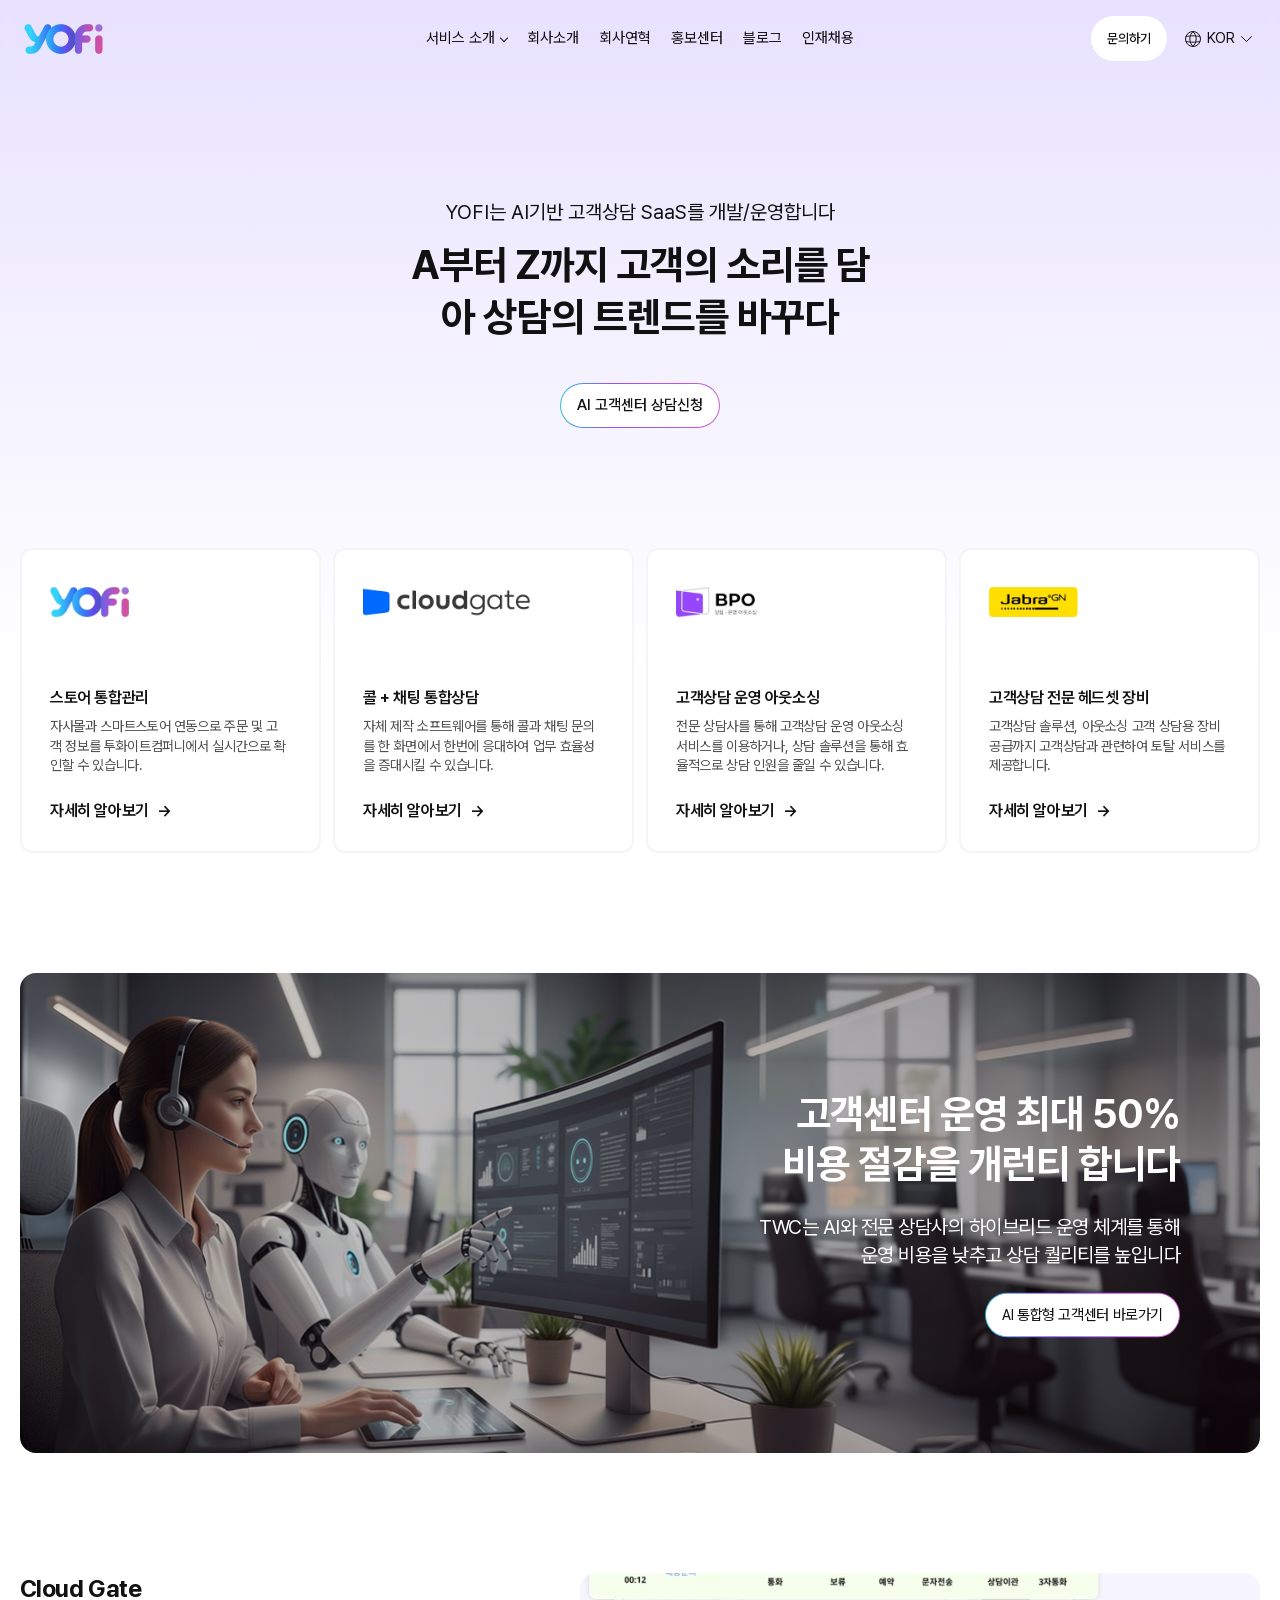
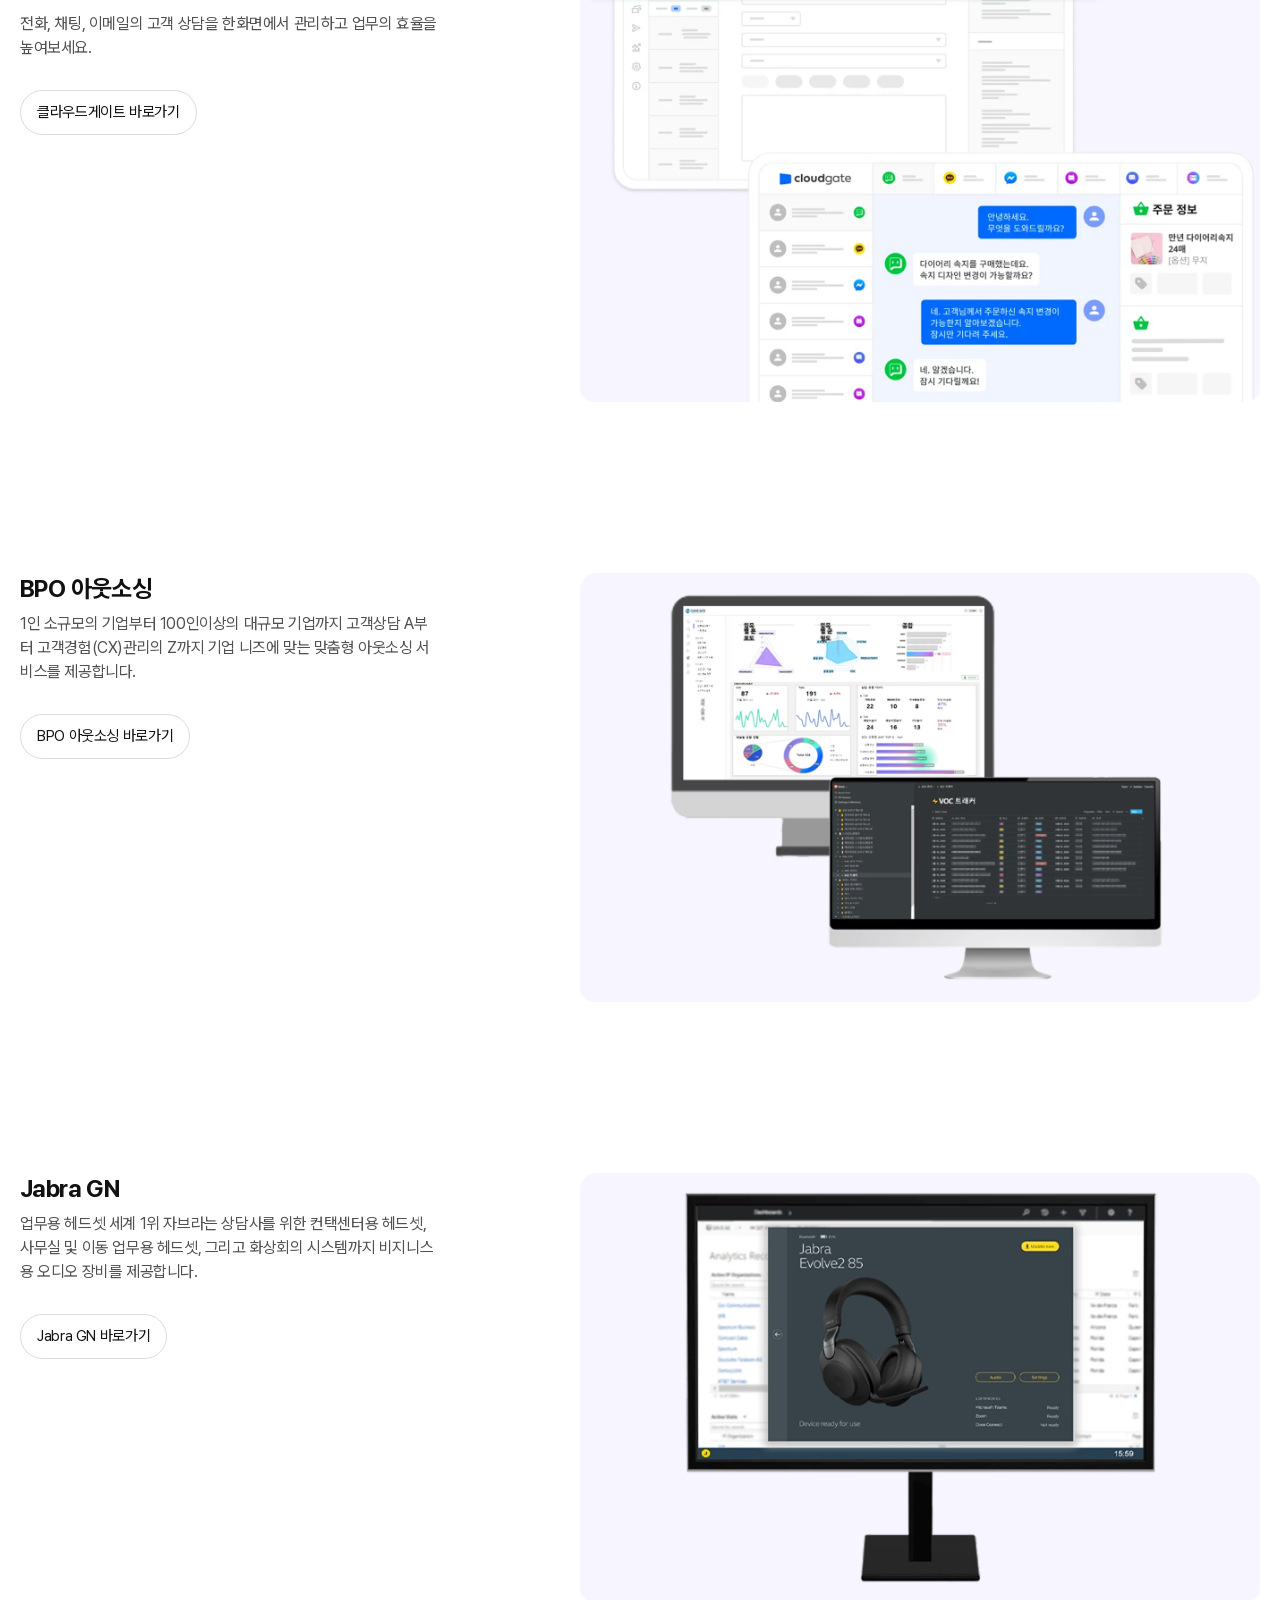
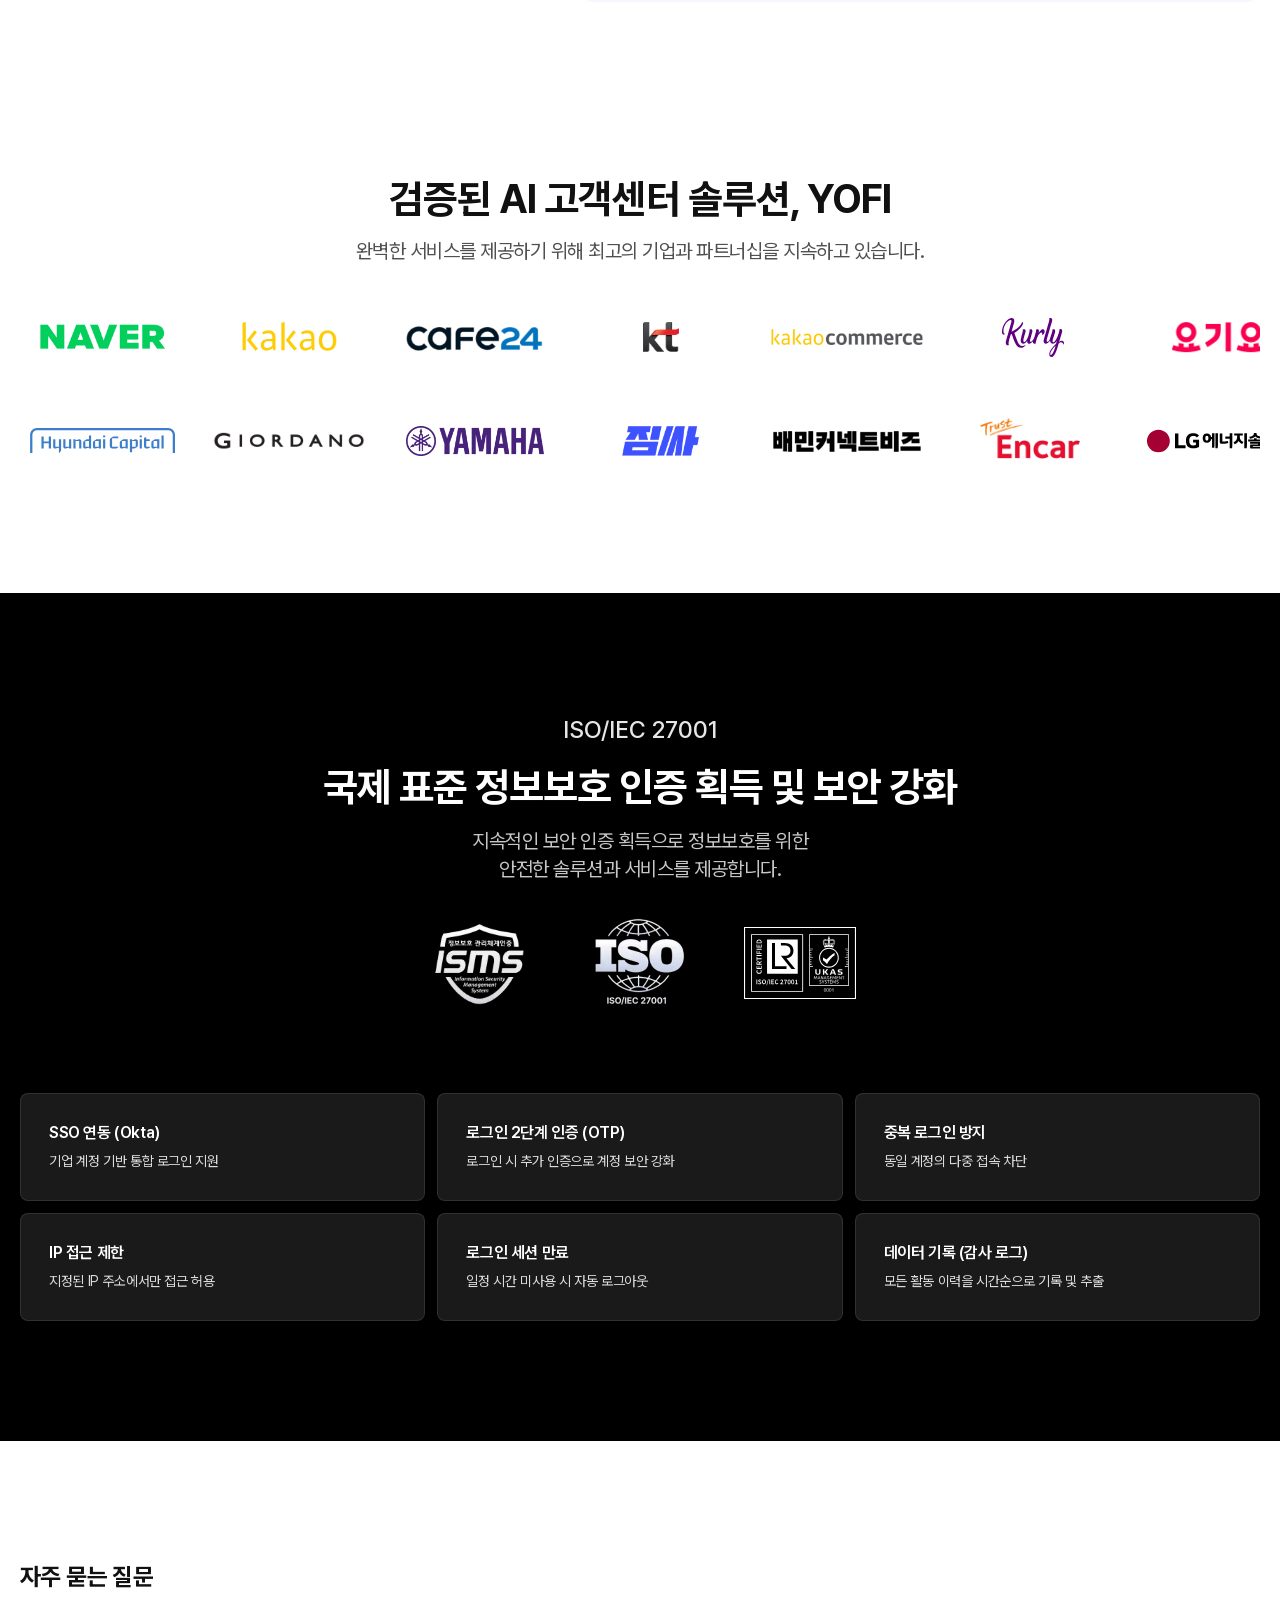
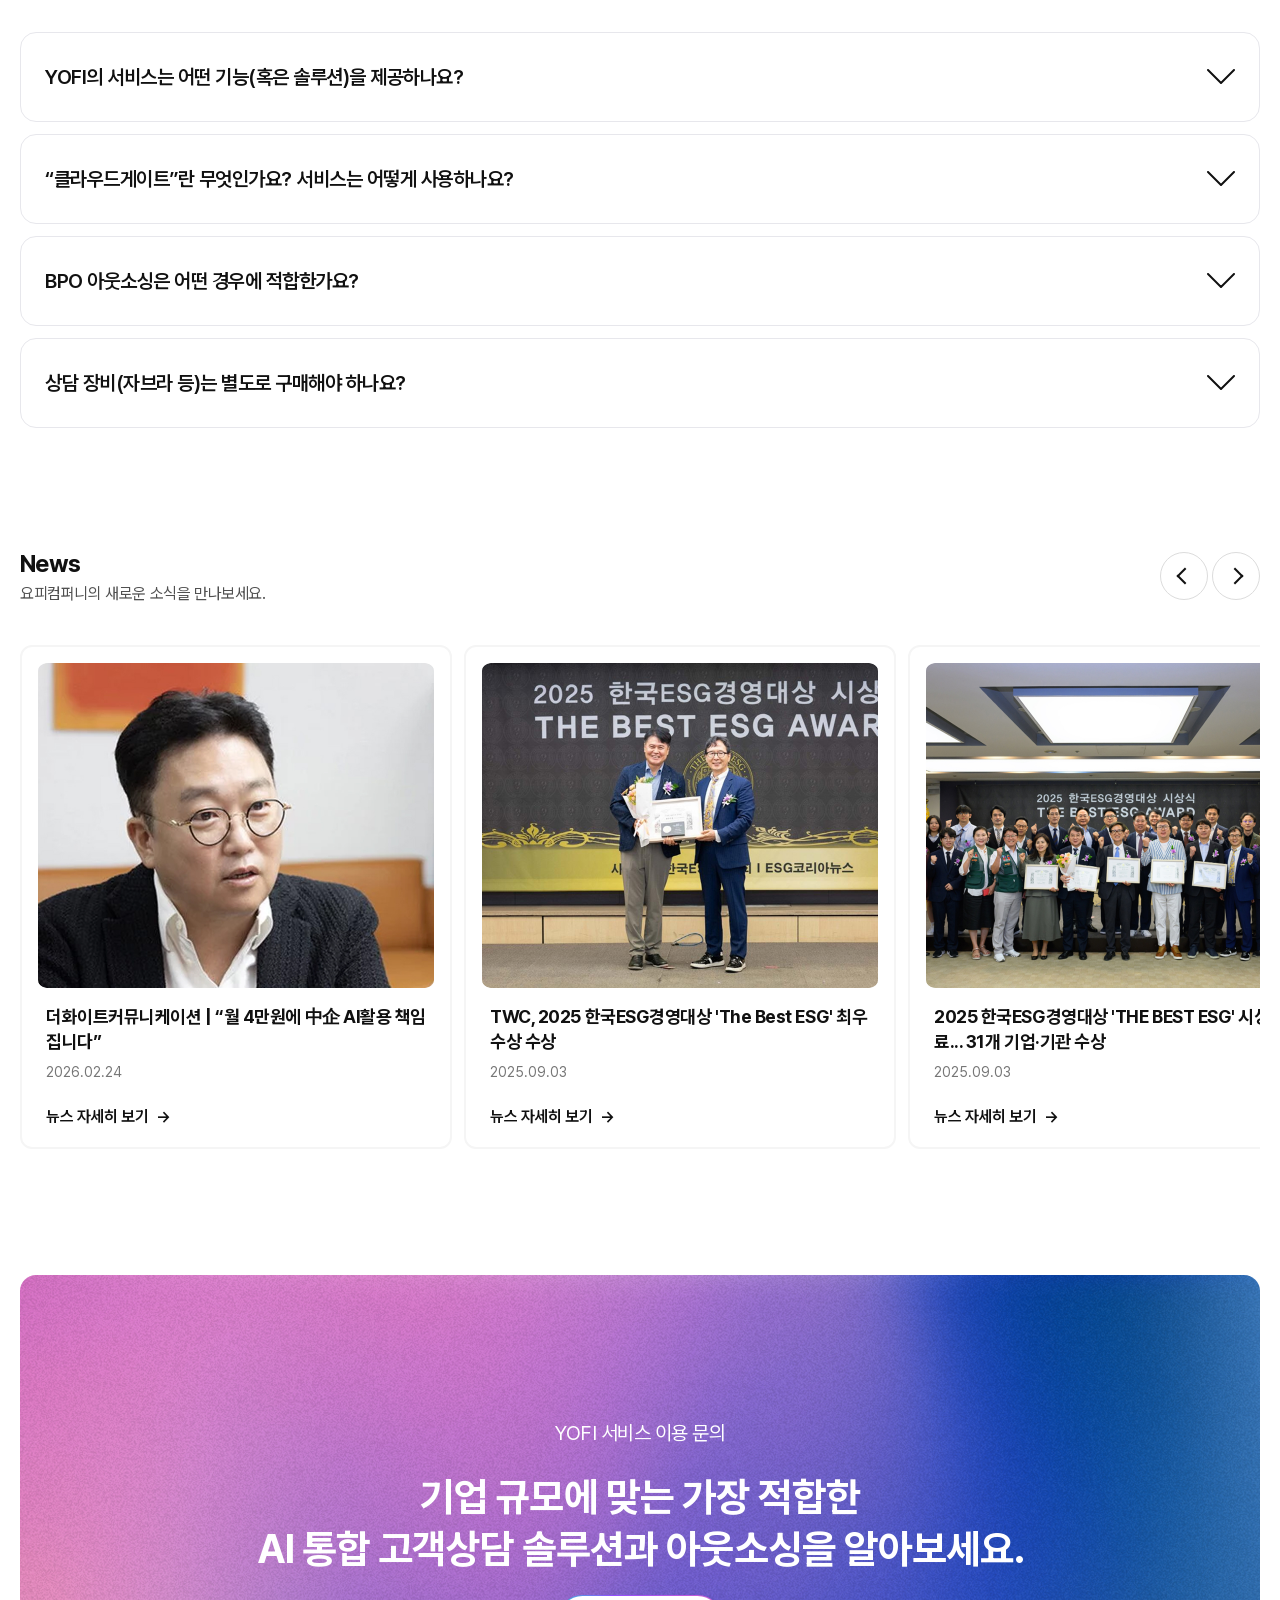
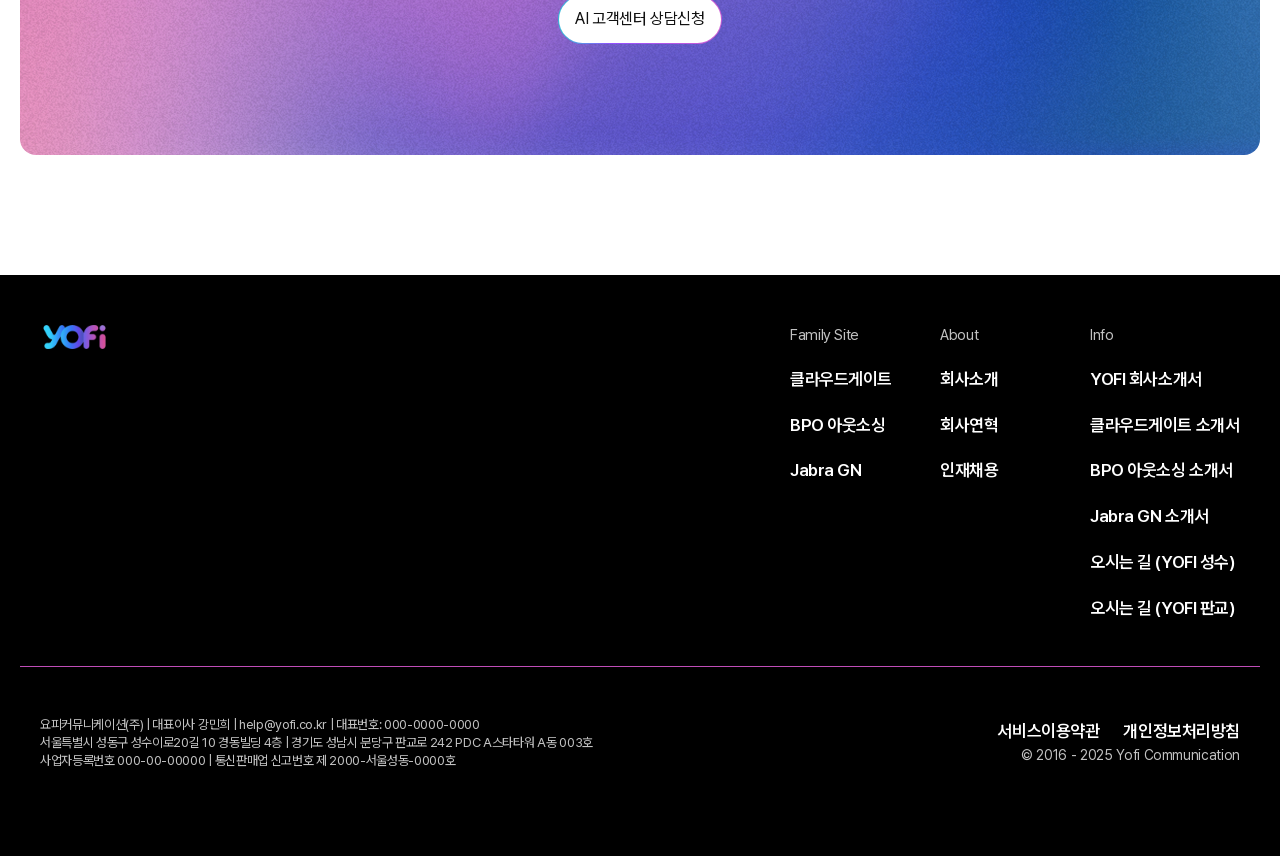
<file: html/index.html>
<!doctype html>
<html lang="ko">
  <head>
    <meta charset="utf-8">
    <meta name="viewport" content="width=device-width, initial-scale=1">
    <title>YOFI | AI 기반 고객 상담 SaaS</title>
    <meta
      name="description"
      content="AI 기반 고객 상담 SaaS와 운영 아웃소싱 서비스를 소개하는 YOFI 홈 화면 데스크탑 초안입니다."
    >
    <meta property="og:type" content="website">
    <meta property="og:site_name" content="YOFI">
    <meta property="og:title" content="YOFI | AI 기반 고객 상담 SaaS">
    <meta
      property="og:description"
      content="AI 기반 고객 상담 SaaS와 통합 고객센터 솔루션을 제공하는 YOFI를 소개합니다."
    >
    <meta property="og:url" content="https://fastidious-biscotti-228ae0.netlify.app/html/index.html">
    <meta
      property="og:image"
      content="https://fastidious-biscotti-228ae0.netlify.app/assets/images/hero_banner/Banner01.jpg"
    >
    <meta property="og:image:width" content="1200">
    <meta property="og:image:height" content="630">
    <meta property="og:image:alt" content="YOFI AI 기반 고객 상담 SaaS 소개 배너">
    <meta name="twitter:card" content="summary_large_image">
    <meta name="twitter:title" content="YOFI | AI 기반 고객 상담 SaaS">
    <meta
      name="twitter:description"
      content="AI 기반 고객 상담 SaaS와 통합 고객센터 솔루션을 제공하는 YOFI를 소개합니다."
    >
    <meta
      name="twitter:image"
      content="https://fastidious-biscotti-228ae0.netlify.app/assets/images/hero_banner/Banner01.jpg"
    >
    <link rel="stylesheet" href="../css/main.css">
  </head>
  <body class="show-desktop-guide">
    <div class="desktop-guide" aria-hidden="true"></div>
    <div class="page-shell">
      <!-- Header -->
      <header class="site-header" data-header>
        <div class="container site-header__inner">
          <a class="site-header__brand" href="#">
            <img src="../assets/images/header/yofi-logo.png" alt="yofi">
          </a>
          <nav class="site-header__nav" aria-label="주요 메뉴">
            <a class="site-header__nav-link site-header__nav-link--has-arrow" href="#services">서비스 소개</a>
            <a href="#company">회사소개</a>
            <a href="#history">회사연혁</a>
            <a href="#news">홍보센터</a>
            <a href="#blog">블로그</a>
            <a href="#recruit">인재채용</a>
          </nav>
          <div class="site-header__actions">
            <a class="button button--ghost" href="#contact">문의하기</a>
            <button class="site-header__lang" type="button" aria-label="언어 선택">
              <span class="site-header__lang-text">KOR</span>
            </button>
            <button class="site-header__menu-toggle" type="button" aria-label="메뉴 열기" data-menu-toggle></button>
          </div>
        </div>
      </header>

      <main>
        <!-- Hero -->
        <section class="home-hero">
          <div class="container">
            <div class="home-hero__layout">
              <div class="home-hero__copy">
                <p class="home-hero__lead">
                  <span class="home-hero__text-desktop">YOFI는 AI기반 고객상담 SaaS를 개발/운영합니다</span>
                  <span class="home-hero__text-mobile">YOFI는 AI기반<br>고객상담 SaaS를 개발/운영합니다</span>
                </p>
                <h1 class="home-hero__title">
                  <span class="home-hero__text-desktop">A부터 Z까지 고객의 소리를 담아 상담의 트렌드를 바꾸다</span>
                  <span class="home-hero__text-mobile">A부터 Z까지 고객의 소리<br>를 담아 상담의 트렌드를<br>바꾸다</span>
                </h1>
                <div class="home-hero__actions">
                  <a class="button button--hero" href="#contact">AI 고객센터 상담신청</a>
                </div>
              </div>
            </div>
          </div>
        </section>

        <!-- Service Summary -->
        <section class="service-summary" id="services">
          <div class="container">
            <div class="service-grid">
              <article class="card service-card">
                <div class="service-card__brand">
                  <img src="../assets/images/confirm_icons/YOFI_Logo.webp" alt="yofi">
                </div>
                <div class="service-card__body">
                  <div class="service-card__copy">
                    <h2 class="type-title">스토어 통합관리</h2>
                    <p class="type-body text-muted">
                      자사몰과 스마트스토어 연동으로 주문 및 고객 정보를 투화이트컴퍼니에서 실시간으로
                      확인할 수 있습니다.
                    </p>
                  </div>
                  <a class="card-link" href="#">자세히 알아보기</a>
                </div>
              </article>
              <article class="card service-card">
                <div class="service-card__brand">
                  <img src="../assets/images/confirm_icons/CloudGate_Logo.webp" alt="cloudgate">
                </div>
                <div class="service-card__body">
                  <div class="service-card__copy">
                    <h2 class="type-title">콜 + 채팅 통합상담</h2>
                    <p class="type-body text-muted">
                      자체 제작 소프트웨어를 통해 콜과 채팅 문의를 한 화면에서 한번에 응대하여 업무
                      효율성을 증대시킬 수 있습니다.
                    </p>
                  </div>
                  <a class="card-link" href="#">자세히 알아보기</a>
                </div>
              </article>
              <article class="card service-card">
                <div class="service-card__brand">
                  <img src="../assets/images/confirm_icons/BPO_Logo.webp" alt="BPO">
                </div>
                <div class="service-card__body">
                  <div class="service-card__copy">
                    <h2 class="type-title">고객상담 운영 아웃소싱</h2>
                    <p class="type-body text-muted">
                      전문 상담사를 통해 고객상담 운영 아웃소싱 서비스를 이용하거나, 상담 솔루션을 통해
                      효율적으로 상담 인원을 줄일 수 있습니다.
                    </p>
                  </div>
                  <a class="card-link" href="#">자세히 알아보기</a>
                </div>
              </article>
              <article class="card service-card">
                <div class="service-card__brand">
                  <img src="../assets/images/confirm_icons/Jabra_Logo.webp" alt="Jabra GN">
                </div>
                <div class="service-card__body">
                  <div class="service-card__copy">
                    <h2 class="type-title">고객상담 전문 헤드셋 장비</h2>
                    <p class="type-body text-muted">
                      고객상담 솔루션, 아웃소싱 고객 상담용 장비 공급까지 고객상담과 관련하여 토탈
                      서비스를 제공합니다.
                    </p>
                  </div>
                  <a class="card-link" href="#">자세히 알아보기</a>
                </div>
              </article>
            </div>
          </div>
        </section>

        <!-- Main Banner -->
        <section class="section section--tight">
          <div class="container">
            <div class="hero-banner">
              <div class="hero-banner__copy">
                <h2 class="type-heading-2">
                  <span class="hero-banner__text-desktop">고객센터 운영 최대 50%<br>비용 절감을 개런티 합니다</span>
                  <span class="hero-banner__text-mobile">고객센터 운영<br>최대 50% 비용 절감을<br>개런티 합니다</span>
                </h2>
                <p class="type-body">
                  <span class="hero-banner__text-desktop">
                    TWC는 AI와 전문 상담사의 하이브리드 운영 체계를 통해<br>
                    운영 비용을 낮추고 상담 퀄리티를 높입니다
                  </span>
                  <span class="hero-banner__text-mobile">TWC는 AI와 전문 상담사의<br>하이브리드 운영 체계를 통해 운영 비용을 낮추고<br>상담 퀄리티를 높입니다</span>
                </p>
                <div>
                  <a class="button button--light" href="#contact">AI 통합형 고객센터 바로가기</a>
                </div>
              </div>
            </div>
          </div>
        </section>

        <!-- Solutions -->
        <section class="section" id="company">
          <div class="container">
            <div class="solutions">
              <article class="solution-section">
                <div class="solution-section__content">
                  <h2 class="type-heading-3">Cloud Gate</h2>
                  <p class="type-body text-muted">
                    전화, 채팅, 이메일의 고객 상담을 한화면에서 관리하고 업무의 효율을 높여보세요.
                  </p>
                  <div><a class="button button--ghost" href="#">클라우드게이트 바로가기</a></div>
                </div>
                <div class="solution-section__shot">
                  <img src="../assets/images/contents/Content_CloudGate.jpg" alt="Cloud Gate 솔루션 화면">
                </div>
              </article>

              <article class="solution-section">
                <div class="solution-section__content">
                  <h2 class="type-heading-3">BPO 아웃소싱</h2>
                  <p class="type-body text-muted">
                    1인 소규모의 기업부터 100인이상의 대규모 기업까지 고객상담 A부터 고객경험(CX)관리의 Z까지 기업 니즈에 맞는 맞춤형 아웃소싱 서비스를 제공합니다.
                  </p>
                  <div><a class="button button--ghost" href="#">BPO 아웃소싱 바로가기</a></div>
                </div>
                <div class="solution-section__shot">
                  <img src="../assets/images/contents/Content_BPO.jpg" alt="BPO 아웃소싱 운영 화면">
                </div>
              </article>

              <article class="solution-section">
                <div class="solution-section__content">
                  <h2 class="type-heading-3">Jabra GN</h2>
                  <p class="type-body text-muted">
                    업무용 헤드셋 세계 1위 자브라는 상담사를 위한 컨택센터용 헤드셋, 사무실 및 이동 업무용 헤드셋, 그리고 화상회의 시스템까지 비지니스용 오디오 장비를 제공합니다.
                  </p>
                  <div><a class="button button--ghost" href="#">Jabra GN 바로가기</a></div>
                </div>
                <div class="solution-section__shot">
                  <img src="../assets/images/contents/Content_Jabra.jpg" alt="Jabra GN 제품 화면">
                </div>
              </article>
            </div>
          </div>
        </section>

        <!-- Partners -->
        <section class="section section--tight partners-section" id="history">
          <div class="container">
            <div class="section-heading">
              <h2 class="type-heading-2">
                <span class="partners-section__text-desktop">검증된 AI 고객센터 솔루션, YOFI</span>
                <span class="partners-section__text-mobile">검증된<br>AI 고객센터 솔루션, YOFI</span>
              </h2>
              <p class="type-body text-muted">
                <span class="partners-section__text-desktop">완벽한 서비스를 제공하기 위해 최고의 기업과 파트너십을 지속하고 있습니다.</span>
                <span class="partners-section__text-mobile">완벽한 서비스를 제공하기 위해<br>최고의 기업과 파트너십을 지속하고 있습니다.</span>
              </p>
            </div>
            <div class="partners-marquee" aria-label="Partner logos">
              <div class="partners-marquee__row partners-marquee__row--right">
                <div class="partners-marquee__track">
                  <div class="logo-badge logo-badge--naver"><img src="../assets/images/logo/Naver.svg" alt="Naver"></div>
                  <div class="logo-badge"><img src="../assets/images/logo/Kakao.svg" alt="Kakao"></div>
                  <div class="logo-badge"><img src="../assets/images/logo/Cafe24.svg" alt="Cafe24"></div>
                  <div class="logo-badge"><img src="../assets/images/logo/KT.svg" alt="KT"></div>
                  <div class="logo-badge"><img src="../assets/images/logo/Kakao commerce.svg" alt="Kakao commerce"></div>
                  <div class="logo-badge"><img src="../assets/images/logo/Kurly.svg" alt="Kurly"></div>
                  <div class="logo-badge"><img src="../assets/images/logo/Yogiyo.svg" alt="Yogiyo"></div>
                  <div class="logo-badge"><img src="../assets/images/logo/Manyo.svg" alt="Manyo"></div>
                  <div class="logo-badge logo-badge--naver"><img src="../assets/images/logo/Naver.svg" alt="" aria-hidden="true"></div>
                  <div class="logo-badge"><img src="../assets/images/logo/Kakao.svg" alt="" aria-hidden="true"></div>
                  <div class="logo-badge"><img src="../assets/images/logo/Cafe24.svg" alt="" aria-hidden="true"></div>
                  <div class="logo-badge"><img src="../assets/images/logo/KT.svg" alt="" aria-hidden="true"></div>
                  <div class="logo-badge"><img src="../assets/images/logo/Kakao commerce.svg" alt="" aria-hidden="true"></div>
                  <div class="logo-badge"><img src="../assets/images/logo/Kurly.svg" alt="" aria-hidden="true"></div>
                  <div class="logo-badge"><img src="../assets/images/logo/Yogiyo.svg" alt="" aria-hidden="true"></div>
                  <div class="logo-badge"><img src="../assets/images/logo/Manyo.svg" alt="" aria-hidden="true"></div>
                </div>
              </div>
              <div class="partners-marquee__row partners-marquee__row--left">
                <div class="partners-marquee__track">
                  <div class="logo-badge"><img src="../assets/images/logo/Hyundai.svg" alt="Hyundai"></div>
                  <div class="logo-badge"><img src="../assets/images/logo/Giordano.svg" alt="Giordano"></div>
                  <div class="logo-badge"><img src="../assets/images/logo/Yamaha.svg" alt="Yamaha"></div>
                  <div class="logo-badge"><img src="../assets/images/logo/Jimssa.svg" alt="Jimssa"></div>
                  <div class="logo-badge"><img src="../assets/images/logo/Bemin.svg" alt="Bemin"></div>
                  <div class="logo-badge"><img src="../assets/images/logo/Encar.svg" alt="Encar"></div>
                  <div class="logo-badge"><img src="../assets/images/logo/LG.svg" alt="LG"></div>
                  <div class="logo-badge"><img src="../assets/images/logo/Skinfood.svg" alt="Skinfood"></div>
                  <div class="logo-badge"><img src="../assets/images/logo/Hyundai.svg" alt="" aria-hidden="true"></div>
                  <div class="logo-badge"><img src="../assets/images/logo/Giordano.svg" alt="" aria-hidden="true"></div>
                  <div class="logo-badge"><img src="../assets/images/logo/Yamaha.svg" alt="" aria-hidden="true"></div>
                  <div class="logo-badge"><img src="../assets/images/logo/Jimssa.svg" alt="" aria-hidden="true"></div>
                  <div class="logo-badge"><img src="../assets/images/logo/Bemin.svg" alt="" aria-hidden="true"></div>
                  <div class="logo-badge"><img src="../assets/images/logo/Encar.svg" alt="" aria-hidden="true"></div>
                  <div class="logo-badge"><img src="../assets/images/logo/LG.svg" alt="" aria-hidden="true"></div>
                  <div class="logo-badge"><img src="../assets/images/logo/Skinfood.svg" alt="" aria-hidden="true"></div>
                </div>
              </div>
            </div>
          </div>
        </section>

        <!-- Security -->
        <section class="section section--dark security-section">
          <div class="container security-layout">
            <div class="section-heading">
              <span class="eyebrow">ISO/IEC 27001</span>
              <h2 class="type-heading-2">
                <span class="security-section__text-desktop">국제 표준 정보보호 인증 획득 및 보안 강화</span>
                <span class="security-section__text-mobile">국제 표준 정보보호 인증 획<br><span class="security-section__nowrap">득 및 보안 강화</span></span>
              </h2>
              <p class="type-body">
                <span class="security-section__text-desktop">지속적인 보안 인증 획득으로 정보보호를 위한<br>안전한 솔루션과 서비스를 제공합니다.</span>
                <span class="security-section__text-mobile">지속적인 보안 인증 획득으로 정보 보호를 위한<br>안전한 솔루션 서비스를 제공합니다.</span>
              </p>
            </div>
            <div class="security-certifications" aria-label="Security certifications">
              <img src="../assets/images/assesment/ISMS_Logo.svg" alt="ISMS">
              <img src="../assets/images/assesment/ISO_Logo.png" alt="ISO/IEC 27001">
              <img src="../assets/images/assesment/UKAS_Logo.svg" alt="UKAS">
            </div>
            <div class="security-grid">
              <article class="security-item">
                <h3 class="type-title">SSO 연동 (Okta)</h3>
                <p class="type-caption">기업 계정 기반 통합 로그인 지원</p>
              </article>
              <article class="security-item">
                <h3 class="type-title">로그인 2단계 인증 (OTP)</h3>
                <p class="type-caption">로그인 시 추가 인증으로 계정 보안 강화</p>
              </article>
              <article class="security-item">
                <h3 class="type-title">중복 로그인 방지</h3>
                <p class="type-caption">동일 계정의 다중 접속 차단</p>
              </article>
              <article class="security-item">
                <h3 class="type-title">IP 접근 제한</h3>
                <p class="type-caption">지정된 IP 주소에서만 접근 허용</p>
              </article>
              <article class="security-item">
                <h3 class="type-title">로그인 세션 만료</h3>
                <p class="type-caption">일정 시간 미사용 시 자동 로그아웃</p>
              </article>
              <article class="security-item">
                <h3 class="type-title">데이터 기록 (감사 로그)</h3>
                <p class="type-caption">모든 활동 이력을 시간순으로 기록 및 추출</p>
              </article>
            </div>
          </div>
        </section>

        <!-- FAQ -->
        <section class="section" id="blog">
          <div class="container">
            <div class="section-heading">
              <h2 class="type-heading-2">자주 묻는 질문</h2>
            </div>
            <div class="faq-list" data-faq-list>
              <article class="faq-item">
                <button class="faq-item__button" type="button" aria-expanded="false">
                  YOFI의 서비스는 어떤 기능(혹은 솔루션)을 제공하나요?
                  <span class="faq-item__icon" aria-hidden="true"></span>
                </button>
                <div class="faq-item__content">
                  <div class="faq-item__content-inner">
                    <p>
                      TWC는 AI 기반 고객상담 SaaS 서비스와 컨택센터 통합 상담 솔루션을 제공합니다. 전화·채팅·이메일을
                      하나의 화면에서 효율적으로 관리할 수 있고, 반복적인 고객 문의는 AI가 자동 응답 처리하여 상담사의
                      업무 효율을 높여줍니다. 또한 상담 운영 아웃소싱 서비스와 상담 장비 공급까지 토탈 서비스를 제공하고
                      있습니다.
                    </p>
                  </div>
                </div>
              </article>
              <article class="faq-item">
                <button class="faq-item__button" type="button" aria-expanded="false">
                  “클라우드게이트”란 무엇인가요? 서비스는 어떻게 사용하나요?
                  <span class="faq-item__icon" aria-hidden="true"></span>
                </button>
                <div class="faq-item__content">
                  <div class="faq-item__content-inner">
                    <p>
                      “클라우드게이트”는 TWC가 제공하는 통합 고객상담 솔루션입니다. 자사몰이나 스마트스토어와 연동하여
                      주문/고객 정보를 실시간으로 확인할 수 있으며, 전화·채팅 등의 상담을 하나의 화면에서 관리할 수 있는
                      옴니채널 지원 기능을 가지고 있습니다. 서비스 사용을 원하시는 경우 홈페이지 문의 양식을 통해 계정
                      생성 및 사용 신청을 진행할 수 있습니다.
                    </p>
                  </div>
                </div>
              </article>
              <article class="faq-item">
                <button class="faq-item__button" type="button" aria-expanded="false">
                  BPO 아웃소싱은 어떤 경우에 적합한가요?
                  <span class="faq-item__icon" aria-hidden="true"></span>
                </button>
                <div class="faq-item__content">
                  <div class="faq-item__content-inner">
                    <p>
                      BPO 상담 운영 아웃소싱 서비스는 외부 전문 상담사를 활용해 고객 상담을 효율적으로 운영하고 싶을 때
                      적합합니다. 내부 상담 인력을 늘리기 어려운 경우, 혹은 비용 부담을 줄이면서도 전문적으로 고객 응대를
                      진행하고 싶은 기업에게 추천됩니다. 기업 규모(소규모~대규모) 맞춤형 플랜도 제공됩니다.
                    </p>
                  </div>
                </div>
              </article>
              <article class="faq-item">
                <button class="faq-item__button" type="button" aria-expanded="false">
                  상담 장비(자브라 등)는 별도로 구매해야 하나요?
                  <span class="faq-item__icon" aria-hidden="true"></span>
                </button>
                <div class="faq-item__content">
                  <div class="faq-item__content-inner">
                    <p>
                      네, 상담 장비(예: 컨택센터용 헤드셋)은 솔루션 이용과 별도로 필요에 따라 구매 또는 공급 요청이
                      가능합니다. 장비는 전문 상담 환경에서 통화 품질을 높이기 위해 제공되며, 제품 종류 및 옵션은 상담
                      문의를 통해 안내받을 수 있습니다.
                    </p>
                  </div>
                </div>
              </article>
            </div>
          </div>
        </section>

        <!-- News -->
        <section class="section" id="news">
          <div class="container">
            <div class="news-header">
              <div class="section-heading">
                <span class="eyebrow">News</span>
              <p class="type-body text-muted">요피컴퍼니의 새로운 소식을 만나보세요.</p>
              </div>
              <div class="news-controls" aria-label="News carousel controls">
                <button class="news-control news-control--prev" type="button" aria-label="이전 뉴스" data-news-prev>
                  <span aria-hidden="true"></span>
                </button>
                <button class="news-control news-control--next" type="button" aria-label="다음 뉴스" data-news-next>
                  <span aria-hidden="true"></span>
                </button>
              </div>
            </div>
            <div class="news-grid" data-news-grid>
              <article class="card news-card">
                <div class="news-card__media">
                  <img src="../assets/images/news/News_01.jpg" alt="디화이트커뮤니케이션 임원 인터뷰">
                </div>
                <div class="news-card__copy">
                  <h3 class="type-title">더화이트커뮤니케이션 | “월 4만원에 中企 AI활용 책임집니다”</h3>
                  <p class="type-caption">2026.02.24</p>
                  <a class="card-link" href="#">뉴스 자세히 보기</a>
                </div>
              </article>
              <article class="card news-card">
                <div class="news-card__media">
                  <img src="../assets/images/news/News_02.jpg" alt="The Best ESG 최우수상 수상">
                </div>
                <div class="news-card__copy">
                  <h3 class="type-title">TWC, 2025 한국ESG경영대상 'The Best ESG' 최우수상 수상</h3>
                  <p class="type-caption">2025.09.03</p>
                  <a class="card-link" href="#">뉴스 자세히 보기</a>
                </div>
              </article>
              <article class="card news-card">
                <div class="news-card__media">
                  <img src="../assets/images/news/News_03.jpg" alt="THE BEST ESG 시상식 단체 사진">
                </div>
                <div class="news-card__copy">
                  <h3 class="type-title">2025 한국ESG경영대상 'THE BEST ESG' 시상식 성료... 31개 기업·기관 수상</h3>
                  <p class="type-caption">2025.09.03</p>
                  <a class="card-link" href="#">뉴스 자세히 보기</a>
                </div>
              </article>
            </div>
          </div>
        </section>

        <!-- Contact Banner -->
        <section class="section section--tight" id="contact">
          <div class="container">
            <div class="cta-banner">
              <div class="cta-banner__layout">
                <div class="stack-sm">
                  <span class="eyebrow">YOFI 서비스 이용 문의</span>
                  <h2 class="type-heading-2">
                    <span class="cta-banner__text-desktop">기업 규모에 맞는 가장 적합한<br>AI 통합 고객상담 솔루션과 아웃소싱을 알아보세요.</span>
                    <span class="cta-banner__text-mobile">기업 규모에<br>맞는 가장 적합한<br>AI 통합 고객상담<br>솔루션과<br>아웃소싱을 알아<br>보세요.</span>
                  </h2>
                </div>
                <a class="button button--light" href="mailto:help@yofi.co.kr">AI 고객센터 상담신청</a>
              </div>
            </div>
          </div>
        </section>
      </main>

      <!-- Footer -->
      <footer class="site-footer">
        <div class="container">
          <div class="site-footer__top">
            <div class="stack-md">
              <a class="site-footer__brand" href="#">
                <img src="../assets/images/header/yofi-logo.png" alt="yofi">
              </a>
            </div>
            <div class="site-footer__nav-group">
              <div class="site-footer__nav">
                <h3>Family Site</h3>
                <a href="#">클라우드게이트</a>
                <a href="#">BPO 아웃소싱</a>
                <a href="#">Jabra GN</a>
              </div>
              <div class="site-footer__nav">
                <h3>About</h3>
                <a href="#">회사소개</a>
                <a href="#">회사연혁</a>
                <a href="#">인재채용</a>
              </div>
              <div class="site-footer__nav">
                <h3>Info</h3>
                <a href="#">YOFI 회사소개서</a>
                <a href="#">클라우드게이트 소개서</a>
                <a href="#">BPO 아웃소싱 소개서</a>
                <a href="#">Jabra GN 소개서</a>
                <a href="#">오시는 길 (YOFI 성수)</a>
                <a href="#">오시는 길 (YOFI 판교)</a>
              </div>
            </div>
          </div>
          <div class="site-footer__bottom">
            <p class="site-footer__company">
              요피커뮤니케이션(주) | 대표이사 강민희 | help@yofi.co.kr | 대표번호: 000-0000-0000<br>
              서울특별시 성동구 성수이로20길 10 경동빌딩 4층 | 경기도 성남시 분당구 판교로 242 PDC A스타타워 A동 003호<br>
              사업자등록번호 000-00-00000 | 통신판매업 신고번호 제 2000-서울성동-0000호
            </p>
            <div class="site-footer__legal">
              <nav class="site-footer__policy" aria-label="푸터 정책">
                <a href="#">서비스이용약관</a>
                <a href="#">개인정보처리방침</a>
              </nav>
              <p>© 2016 - 2025 Yofi Communication</p>
            </div>
          </div>
        </div>
      </footer>
    </div>

    <script type="module" src="../js/main.js"></script>
  </body>
</html>
</file>
<file: css/main.css>
@import url("./base/reset.css");
@import url("./base/typography.css");
@import url("./common.css");
@import url("./layout/container.css");
@import url("./layout/header.css");
@import url("./layout/footer.css");
@import url("./components/button.css");
@import url("./components/card.css");
@import url("./components/service-card.css");
@import url("./components/news-card.css");
@import url("./components/faq.css");
@import url("./components/banner.css");
@import url("./components/logo-badge.css");
@import url("./pages/home.css");
</file>
